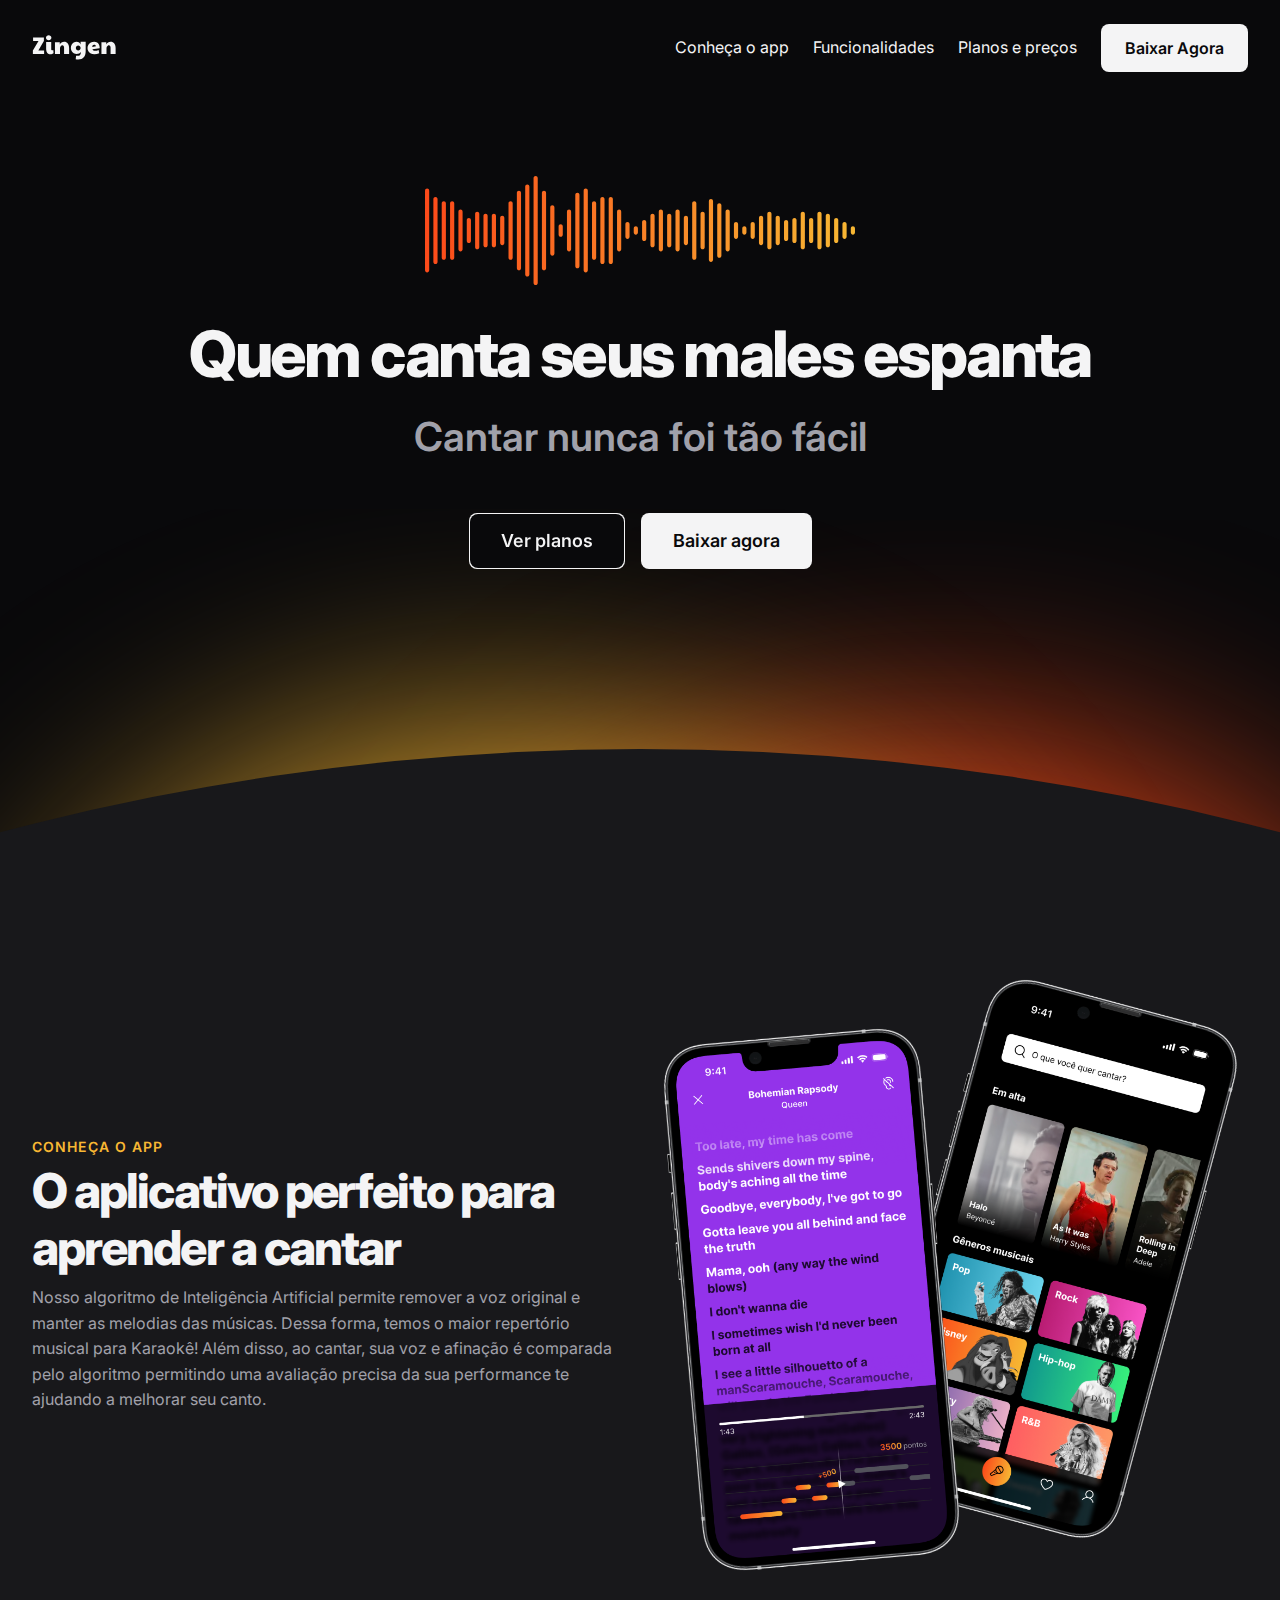
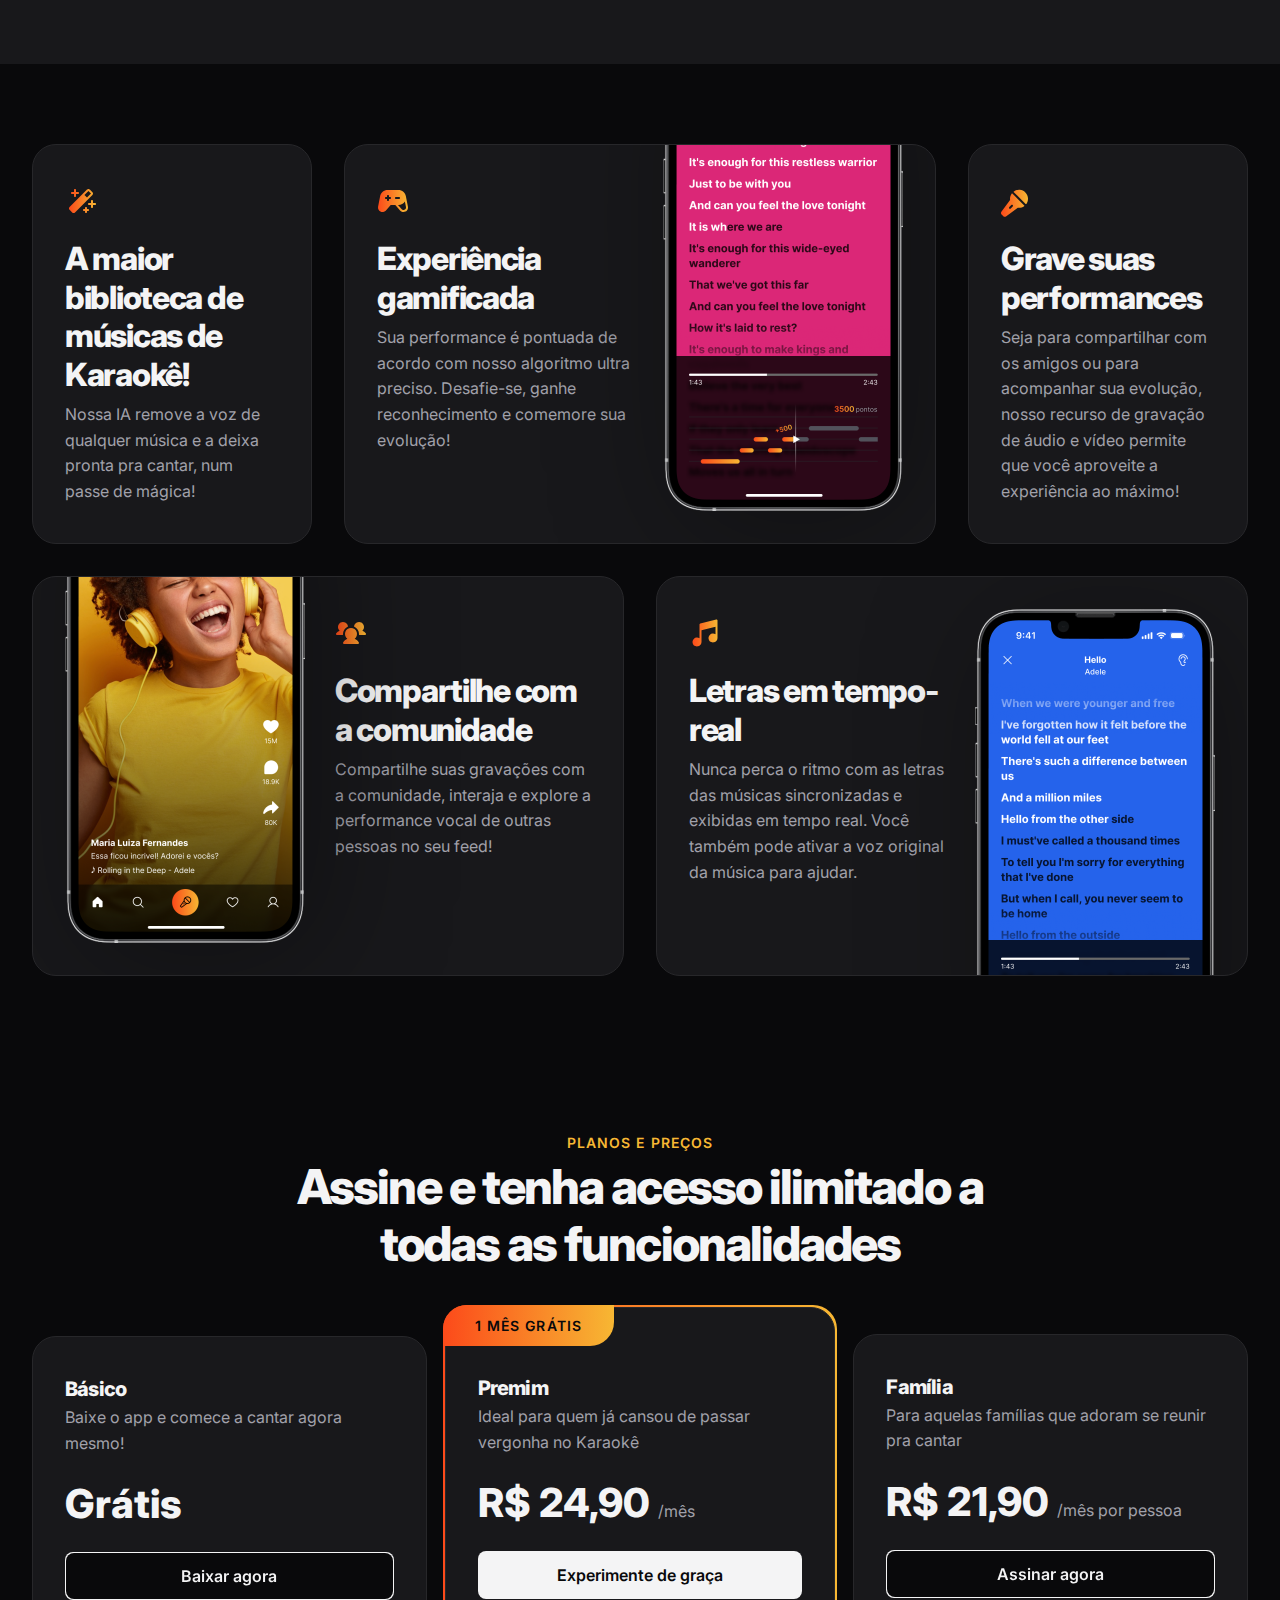
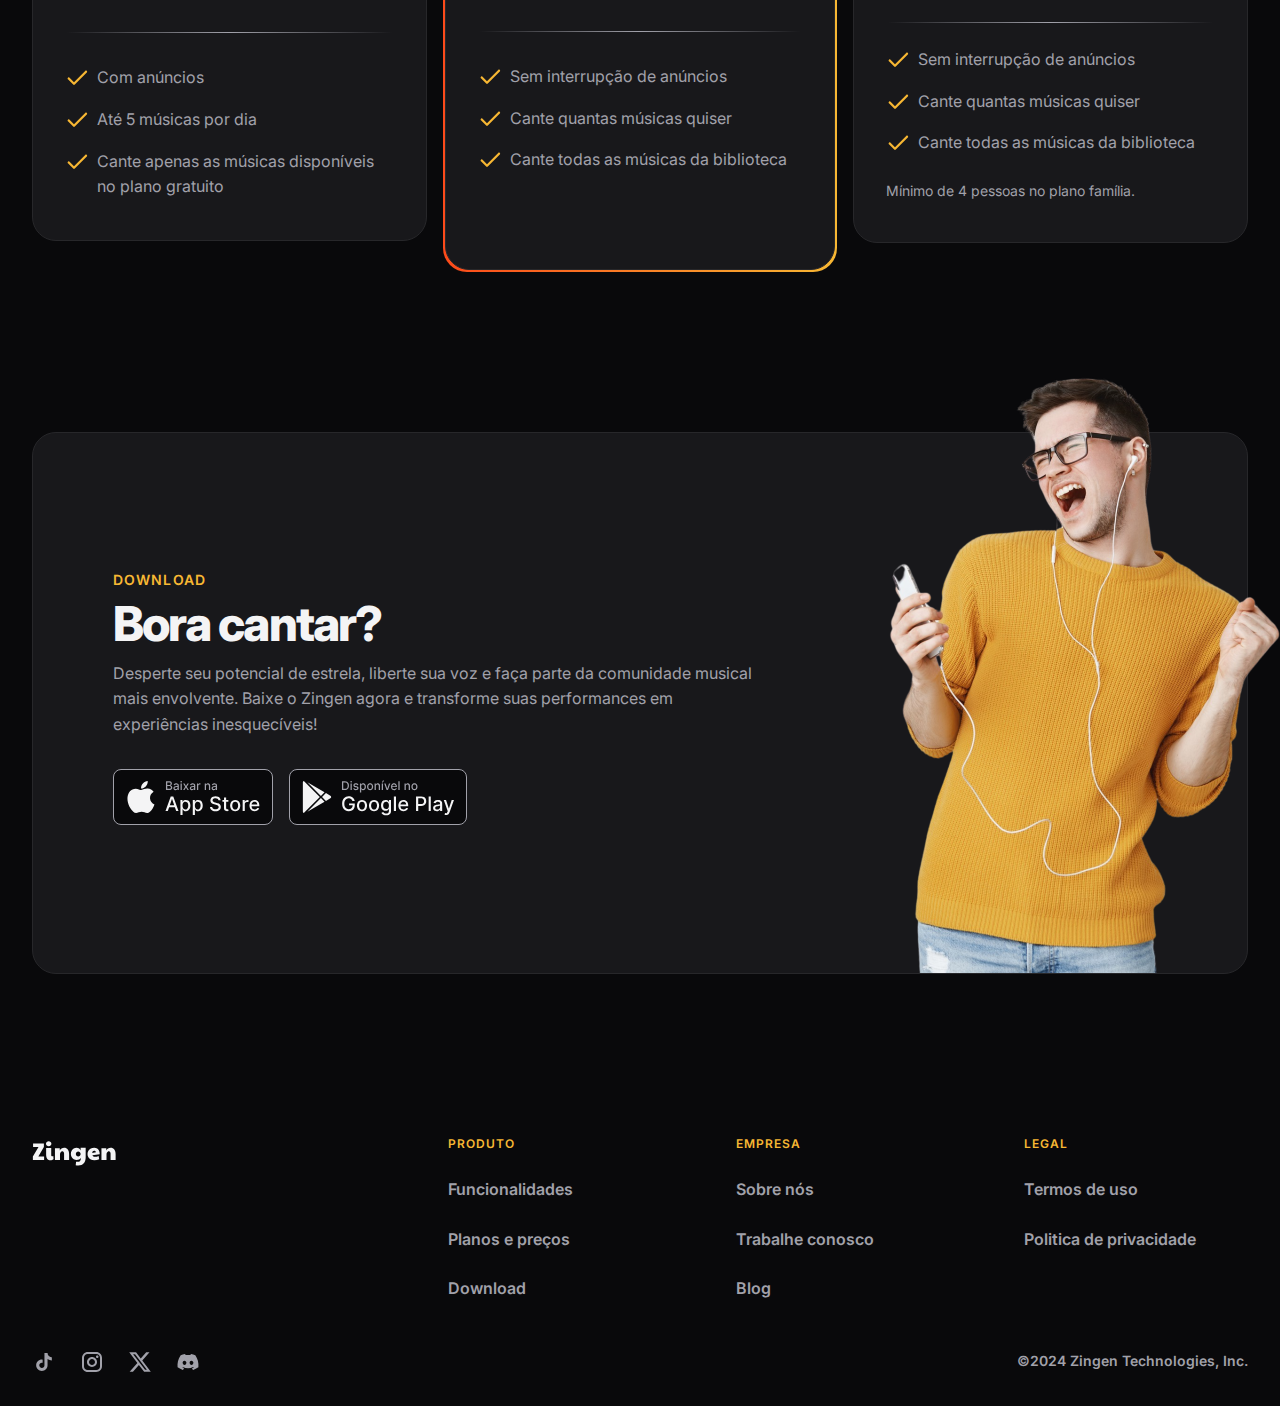
<file: index.html>
<!DOCTYPE html>
<html lang="pt-br">
<head>
    <link rel="preconnect" href="https://fonts.googleapis.com">
    <link rel="preconnect" href="https://fonts.gstatic.com" crossorigin>
    <meta charset="UTF-8">
    <meta name="viewport" content="width=device-width, initial-scale=1.0">
    <title>Zingen - Karaoke</title>

    <link rel="stylesheet" href="styles/index.css">

    <link href="https://fonts.googleapis.com/css2?family=Inter:ital,opsz,wght@0,14..32,100..900;1,14..32,100..900&display=swap" rel="stylesheet">
</head>
<body>
    <header>
        <div class="container py-base">
            <nav class="flex items-center gap-1.5">
                <a href="#">
                    <img src="assets/logo.svg" alt="logo Zingen">
                </a>

                <a href="#about" class="desktop-only">Conheça o app</a>
                <a href="#features" class="desktop-only">Funcionalidades</a>
                <a href="#pricing" class="desktop-only">Planos e preços</a>

                <a href="download" class="btn btn-sm">Baixar Agora</a>
            </nav>
        </div>
    </header>

    <section id="hero">
        <div class="container py-xl">
            <img src="assets/music-bars.svg" alt="">
            <h1>Quem canta seus males espanta</h1>
            <p>Cantar nunca foi tão fácil</p>

            <div class="buttons flex items-center gap-1">
                <a href="#pricing" aria-label="Ver planos" class="btn btn-md"></a>
                <a href="#download" class="btn btn-md">Baixar agora</a>
            </div>
        </div>
    </section>


    <section id="smartphones-img">
        <div class="container">
            <img src="assets/smartphones.png" alt="">

        </div>
    </section>

    <section id="about">
        <div class="container even-columns py-xl items-center">
            <div>
                <header>
                    <strong>Conheça o app</strong>

                    <h2>
                        O aplicativo perfeito para aprender a cantar
                    </h2>
                </header>

                <p>
                    Nosso algoritmo de Inteligência Artificial permite remover a voz original e
                    manter as melodias das músicas. Dessa forma, temos o maior repertório musical para Karaokê!
                    Além disso, ao cantar, sua voz e afinação é comparada pelo algoritmo permitindo uma avaliação
                    precisa da sua performance te ajudando a melhorar seu canto. 
                </p>
            </div>
            <div>
                <img class="desktop-only" src="assets/smartphones.png" alt="">
            </div>
        </div>
    </section>

    <section id="features">
        <div class="cards container py-xl grid gap-1.5">
            <div class="card py-lg px-lg">
                <img src="assets/icons/MagicWand.svg" alt="">
                <h3>A maior biblioteca de músicas de Karaokê!</h3>
                <p>Nossa IA remove a voz de qualquer música e a deixa
                    pronta pra cantar, num passe de mágica!</p>
            </div>

            <div class="card py-lg px-lg">
                <div>
                    <img src="assets/icons/GameController.svg" alt="">
                    <h3>Experiência gamificada</h3>
                    <p>Sua performance é pontuada de acordo com nosso algoritmo ultra preciso. 
                        Desafie-se, ganhe reconhecimento e comemore sua evolução!</p>
                </div>
                <img class="desktop-only" src="assets/Tela 2.png" alt="">
            </div>

                <div class="card py-lg px-lg">
                    <img src="assets/icons/MicrophoneStage.svg" alt="">
                    <h3>Grave suas performances</h3>
                    <p>Seja para compartilhar com os amigos ou para acompanhar sua evolução, 
                        nosso recurso de gravação de áudio e vídeo permite que você aproveite a 
                        experiência ao máximo! </p>
                </div>

                <div class="card py-lg px-lg">
                    <div>
                        <img src="assets/icons/UsersThree.svg" alt="">
                        <h3>Compartilhe com a comunidade</h3>
                        <p>Compartilhe suas gravações com a comunidade, interaja e explore a 
                            performance vocal de outras pessoas no seu feed!</p>
                    </div>
                    <img class="desktop-only" src="assets/Tela 1.png" alt="">
                </div>

                <div class="card py-lg px-lg">
                    <div>
                        <img src="assets/icons/MusicNotes.svg" alt="">
                        <h3>Letras em tempo-real</h3>
                        <p>Nunca perca o ritmo com as letras das músicas sincronizadas e exibidas em 
                            tempo real. Você também pode ativar a voz original da música para ajudar.</p>
                    </div>
                    <img class="desktop-only" src="assets/Tela 3.png" alt="">
                </div>

            </div>
        </div>
    </section>

    <section id="pricing">
        <div class="container py-xl">
            <header>
                <strong>Planos e preços</strong>
                <h2>Assine e tenha acesso ilimitado a todas as funcionalidades</h2>
            </header>

            <div class="cards even-columns items-center">
                <div class="card py-lg px-lg">
                    <h3>Básico</h3>
                    <p>Baixe o app e comece a cantar agora mesmo!</p>
                    <div class="zin-pricing">Grátis</div>
                    <a href="#download" class="btn btn-md" aria-label="Baixar agora"></a>
                    <div class="separator"></div>
                    <ul role="list" class="grid gap-1">
                        <li>Com anúncios</li>
                        <li>Até 5 músicas por dia</li>
                        <li>Cante apenas as músicas disponíveis no plano gratuito</li>
                    </ul>
                </div>

                <div class="premium">
                    <div class="card py-lg px-lg">
                        <span>1 mês grátis</span>
                        <h3>Premim</h3>
                        <p>Ideal para quem já cansou de passar vergonha no Karaokê</p>
                        <div class="zin-pricing">R$ 24,90 <small>/mês</small></div>
                        <a href="#" class="btn btn-md">Experimente de graça</a>
                        <div class="separator"></div>
                        <ul role="list" class="grid gap-1">
                            <li>Sem interrupção de anúncios</li>
                            <li>Cante quantas músicas quiser</li>
                            <li>Cante todas as músicas da biblioteca</li>
                        </ul>
                    </div>
                </div>

                <div class="card py-lg px-lg">
                    <h3>Família</h3>
                    <p>Para aquelas famílias que adoram se reunir pra cantar</p>
                    <div class="zin-pricing">R$ 21,90 <small>/mês por pessoa</small> </div>
                    <a href="#download" class="btn btn-md" aria-label="Assinar agora"></a>
                    <div class="separator"></div>
                    <ul role="list" class="grid gap-1">
                        <li>Sem interrupção de anúncios</li>
                        <li>Cante quantas músicas quiser</li>
                        <li>Cante todas as músicas da biblioteca</li>
                    </ul>

                    <small>Mínimo de 4 pessoas no plano família.</small>
                </div>
            </div>
        </div>
    </section>

    <section id="download">
        <div class="container py-xl">
            <div class="card px-lg even-columns items-center">
                <div>
                    <header>
                        <strong>download</strong>
                        <h2>Bora cantar?</h2>
                    </header>
                    <p>Desperte seu potencial de estrela, liberte sua voz e faça parte da comunidade musical 
                        mais envolvente. Baixe o Zingen agora e transforme suas performances em experiências 
                        inesquecíveis!</p>

                        <div class="buttons flex gap-1">
                            <a href="#">
                                <img src="assets/button-appstrore.svg" alt="Baixar da Apple Store">
                            </a>
                            <a href="#">
                                <img src="assets/button-playstore.svg" alt="Baixar da Play Store">
                            </a>
                        </div>
                </div>
                    <img src="assets/rapaz-ouvindo-musica-com-fones-de-ouvido-e-cantando-no-aplicativo-de-karaoke-removebg 1.png" alt="">
            </div>
        </div>

    </section>

    <footer>
        <div class="container py-xl grid">
            <section class="grid top">
                <img src="assets/logo.svg" alt="">

                <nav class="even-columns">
                <ul role="list" class="grid gap-1.5">
                    <li class="title">Produto</li>
                    <li>
                        <a href="#features">Funcionalidades</a>
                    </li>

                    <li>
                        <a href="#pricing">Planos e preços</a>
                    </li>

                    <li>
                        <a href="#downlod">Download</a>
                    </li>
                </ul>

                <ul role="list" class="grid gap-1.5">
                    <li class="title">Empresa</li>
                    
                    <li>
                        <a href="#about">Sobre nós</a>
                    </li>

                    <li>
                        <a href="#">Trabalhe conosco</a>
                    </li>

                    <li>
                        <a href="#">Blog</a>
                    </li>
                </ul>

                <ul role="list" class="grid gap-1.5">
                    <li class="title">Legal</li>
                    
                    <li>
                        <a href="#">Termos de uso</a>
                    </li>

                    <li>
                        <a href="#">Politica de privacidade</a>
                    </li>
                </ul>
                </nav>
            </section>

            <section class="bottom flex gap-1.5">
                <div class="flex gap-1.5">
                    <a href="#" class="social" aria-label="tiktok"></a>
                    <a href="#" class="social" aria-label="instagram"></a>
                    <a href="#" class="social" aria-label="twitter"></a>
                    <a href="#" class="social" aria-label="discord"></a>
                </div>

                <span class="copy">©2024 Zingen Technologies, Inc.</span>
            </section>
        </div>
    </footer>
</body>
</html>
</file>
<file: styles/index.css>
@import url(global.css);
@import url(utility.css);
@import url(buttons.css);
@import url(social.css);
@import url(header.css);
@import url(hero.css);
@import url(sections.css);
@import url(about.css);
@import url(cards.css);
@import url(features.css) (width >= 80rem);
@import url(pricing.css);
@import url(download.css);
@import url(footer.css);
</file>
